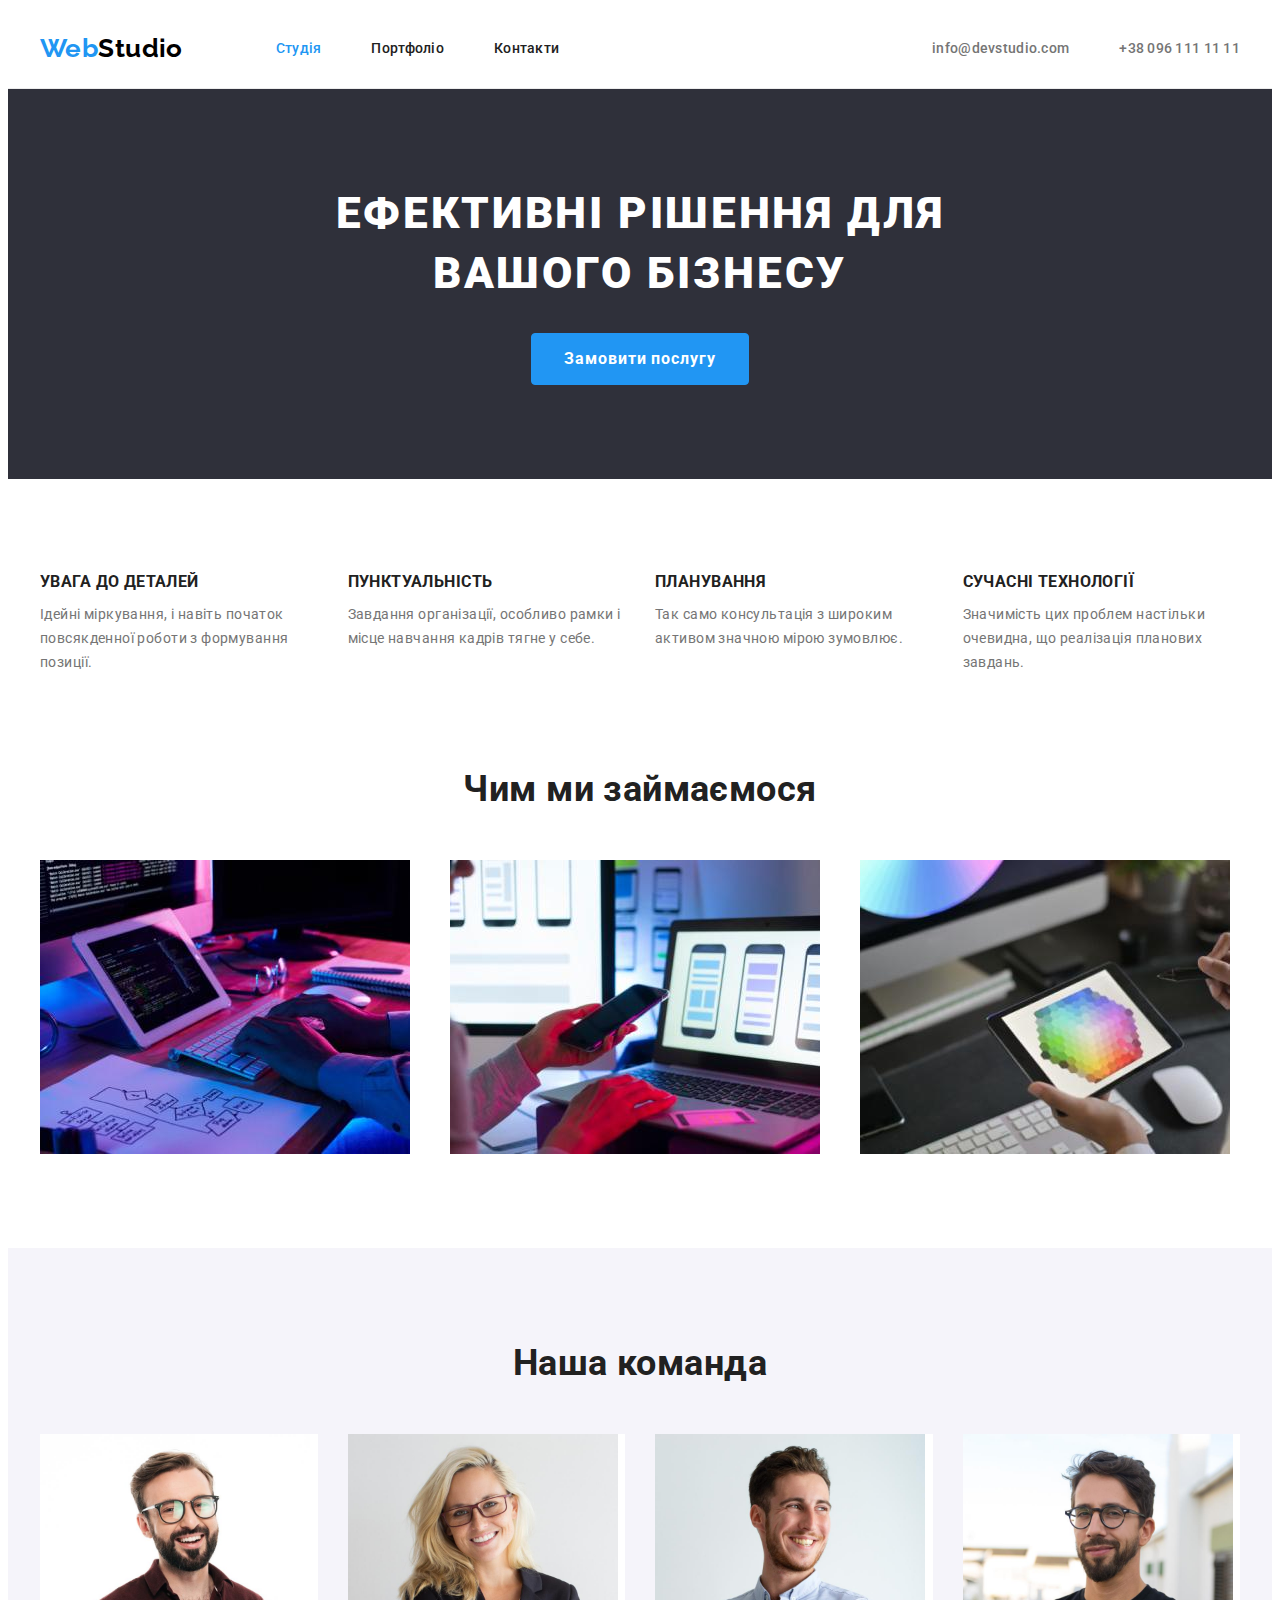
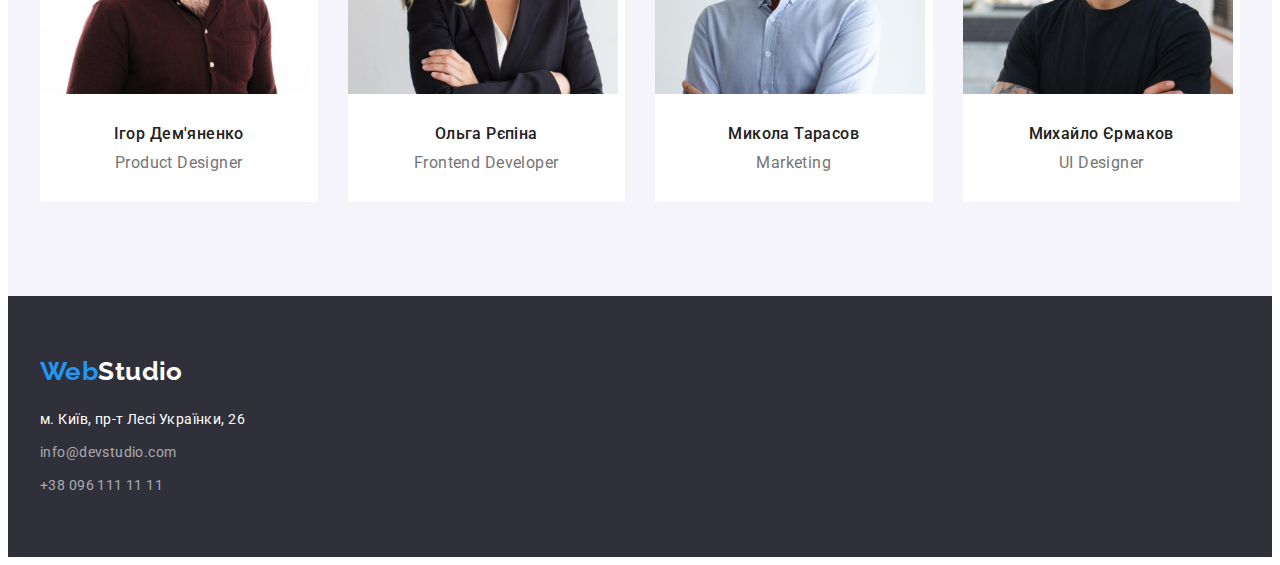
<file: index.html>
<!DOCTYPE html>
<html lang="uk">
  <head>
    <meta charset="UTF-8" />
    <meta http-equiv="X-UA-Compatible" content="IE=edge" />
    <meta name="viewport" content="width=device-width, initial-scale=1.0" />
    <meta name="description" content="WebStudio - студія веб-розробки." />
    <title>WebStudio</title>
    <link rel="preconnect" href="https://fonts.googleapis.com" />
    <link rel="preconnect" href="https://fonts.gstatic.com" crossorigin />
    <link
      href="https://fonts.googleapis.com/css2?family=Raleway:wght@700&family=Roboto:wght@400;500;700;900&display=swap"
      rel="stylesheet"
    />
    <link
      rel="stylesheet"
      href="https://cdnjs.cloudflare.com/ajax/libs/modern-normalize/1.1.0/modern-normalize.min.css"
      integrity="sha512-wpPYUAdjBVSE4KJnH1VR1HeZfpl1ub8YT/NKx4PuQ5NmX2tKuGu6U/JRp5y+Y8XG2tV+wKQpNHVUX03MfMFn9Q=="
      crossorigin="anonymous"
      referrerpolicy="no-referrer"
    />
    <link rel="stylesheet" href="./css/styles.css" />
  </head>

  <body>
    <header class="header">
      <div class="container main-header">
        <a href="./index.html" lang="en" class="header-logo logo link"
          ><span class="logo-text">Web</span>Studio</a
        >
        <nav class="header-nav">
          <ul class="header-list list">
            <li class="header-item">
              <a href="./index.html" class="header-link link active">Студія</a>
            </li>
            <li class="header-item">
              <a href="./portfolio.html" class="header-link link">Портфоліо</a>
            </li>
            <li class="header-item">
              <a href="" class="header-link link">Контакти</a>
            </li>
          </ul>
        </nav>
        <ul class="header-contacts list link">
          <li class="header-items">
            <a href="mailto:info@devstudio.com" class="header-contact link"
              >info@devstudio.com</a
            >
          </li>
          <li class="header-items">
            <a href="tel:+380961111111" class="header-contact link"
              >+38 096 111 11 11</a
            >
          </li>
        </ul>
      </div>
    </header>

    <main>
      <section class="hero section">
        <div class="container">
          <h1 class="hero-title centered">Ефективні рішення для вашого бізнесу</h1>
          <button type="button" class="hero-btn">Замовити послугу</button>
        </div>
      </section>

      <section class="benefits section">
        <div class="container">
          <h2 class="visually-hidden title">Переваги</h2>
          <ul class="benefits-list list">
            <li class="benefits-items">
              <h3 class="benefits-subtitle subtitle">УВАГА ДО ДЕТАЛЕЙ</h3>
              <p class="benefits-text">
                Ідейні міркування, і навіть початок повсякденної роботи з
                формування позиції.
              </p>
            </li>
            <li class="benefits-items">
              <h3 class="benefits-subtitle subtitle">ПУНКТУАЛЬНІСТЬ</h3>
              <p class="benefits-text">
                Завдання організації, особливо рамки і місце навчання кадрів
                тягне у себе.
              </p>
            </li>
            <li class="benefits-items">
              <h3 class="benefits-subtitle subtitle">ПЛАНУВАННЯ</h3>
              <p class="benefits-text">
                Так само консультація з широким активом значною мірою зумовлює.
              </p>
            </li>
            <li class="benefits-items">
              <h3 class="benefits-subtitle subtitle">СУЧАСНІ ТЕХНОЛОГІЇ</h3>
              <p class="benefits-text">
                Значимість цих проблем настільки очевидна, що реалізація
                планових завдань.
              </p>
            </li>
          </ul>
        </div>
      </section>

      <section class="products section">
        <div class="container">
          <h2 class="products-title title centered">Чим ми займаємося</h2>
          <ul class="products-list list">
            <li class="products-items">
              <img
                src="./images/computer.jpg"
                alt="Розробка комп'ютерних застосунків"
                width="370"
              />
            </li>
            <li class="products-items">
              <img
                src="./images/phone.jpg"
                alt="Розробка мобільних застосунків"
                width="370"
              />
            </li>
            <li class="products-items">
              <img
                src="./images/tablet.jpg"
                alt="Розробка застосунків для планшетів"
                width="370"
              />
            </li>
          </ul>
        </div>
      </section>

      <section class="team section">
        <div class="container">
        <h2 class="team-title title centered">Наша команда</h2>
        <ul class="team-list list">
          <li class="team-items">
            <img
              src="./images/first-person.jpg"
              alt="Ігор Дем'яненко - Product Designer"
              width="270"
            />
            <div class="team-text">
            <h3 class="team-caption">Ігор Дем'яненко</h3>
            <p lang="en" class="team-position">Product Designer</p>
            
          </li>
          <li class="team-items">
            <img
              src="./images/second-person.jpg"
              alt="Ольга Рєпіна - Frontend Developer"
              width="270"
            />
            <div class="team-text">
            <h3 class="team-caption">Ольга Рєпіна</h3>
            <p lang="en" class="team-position">Frontend Developer</p>
            </div>
          </li>
          <li class="team-items">
            <img
              src="./images/third-person.jpg"
              alt="Микола Тарасов - Marketing"
              width="270"
            />
            <div class="team-text">
            <h3 class="team-caption">Микола Тарасов</h3>
            <p lang="en" class="team-position">Marketing</p>
            </div>
          </li>
          <li class="team-items">
            <img
              src="./images/fourth-person.jpg"
              alt="Михайло Єрмаков - UI Designer"
              width="270"
            />
            <div class="team-text">
            <h3 class="team-caption">Михайло Єрмаков</h3>
            <p lang="en" class="team-position">UI Designer</p>
            </div>
          </li>
        </ul>
      </section>
      </div>
    </main>

    <footer class="footer">
      <div class="container">
      <a href="./index.html" lang="en" class="footer-logo logo link"
        ><span class="logo-text">Web</span>Studio</a
      >
      <address class="footer-address">
        <ul class="footer-list list">
          <li class="footer-items">
            <a
              href="https://goo.gl/maps/g8eGBgNmYN1xbA3Z9"
              target="_blank"
              rel="noopener noreferrer noopener"
              class="footer-links link footer-address"
            >
              м. Київ, пр-т Лесі Українки, 26</a
            >
          </li>
          <li class="footer-items">
            <a href="mailto:info@devstudio.com" class="footer-links link"
              >info@devstudio.com</a
            >
          </li>
          <li class="footer-items">
            <a href="tel:+380961111111" class="footer-links link"
              >+38 096 111 11 11</a
            >
          </li>
        </ul>
      </address>
      </div>
    </footer>
  </body>
</html>
</file>
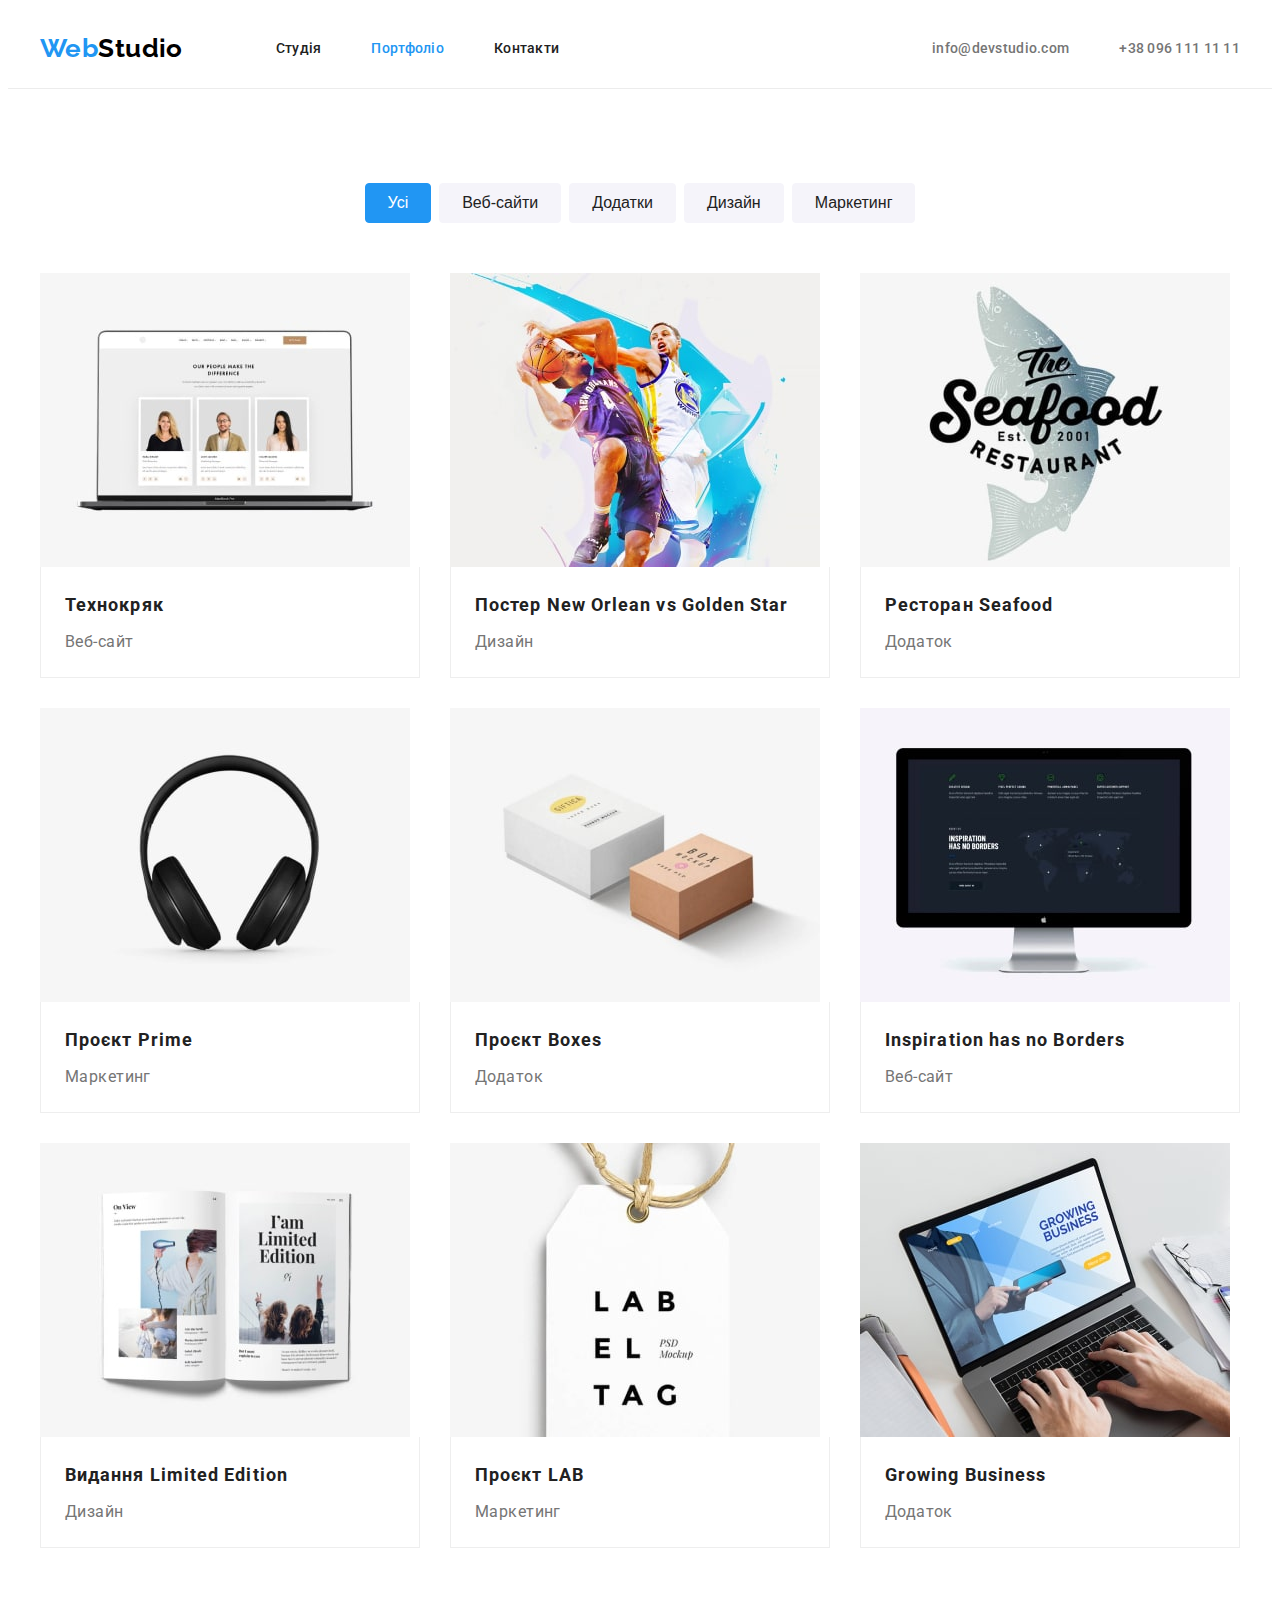
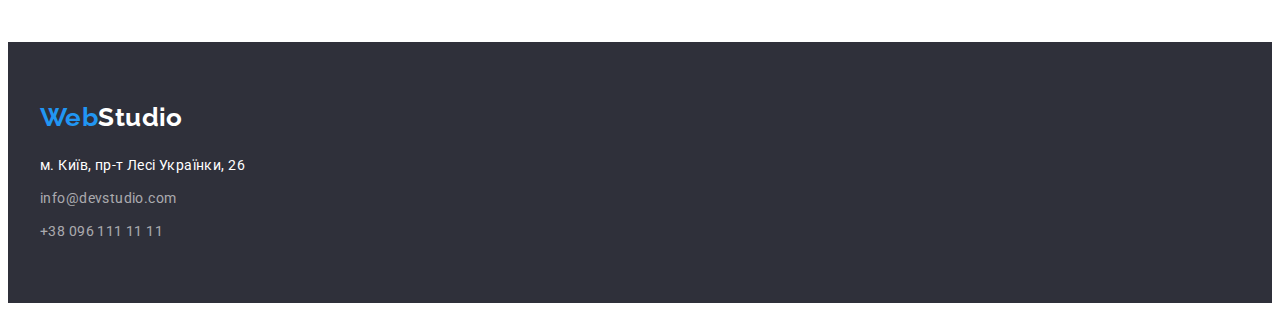
<file: portfolio.html>
<!DOCTYPE html>
<html lang="en">
  <head>
    <meta charset="UTF-8" />
    <meta http-equiv="X-UA-Compatible" content="IE=edge" />
    <meta name="viewport" content="width=device-width, initial-scale=1.0" />
    <meta
      name="description"
      content="Портфоліо робіт студії веб-розробки WebStudio."
    />
    <title>Portfolio</title>
    <link rel="preconnect" href="https://fonts.googleapis.com" />
    <link rel="preconnect" href="https://fonts.gstatic.com" crossorigin />
    <link
      href="https://fonts.googleapis.com/css2?family=Raleway:wght@700&family=Roboto:wght@400;500;700;900&display=swap"
      rel="stylesheet"
    />
    <link
      rel="stylesheet"
      href="https://cdnjs.cloudflare.com/ajax/libs/modern-normalize/1.1.0/modern-normalize.min.css"
      integrity="sha512-wpPYUAdjBVSE4KJnH1VR1HeZfpl1ub8YT/NKx4PuQ5NmX2tKuGu6U/JRp5y+Y8XG2tV+wKQpNHVUX03MfMFn9Q=="
      crossorigin="anonymous"
      referrerpolicy="no-referrer"
    />
    <link rel="stylesheet" href="./css/styles.css" />
  </head>
  <body>
    <header class="header">
      <div class="container main-header">
        <a href="./index.html" lang="en" class="header-logo logo link"
          ><span class="logo-text">Web</span>Studio</a
        >
        <nav class="header-nav">
          <ul class="header-list list">
            <li class="header-item">
              <a href="./index.html" class="header-link link">Студія</a>
            </li>
            <li class="header-item">
              <a href="./portfolio.html" class="header-link link active"
                >Портфоліо</a
              >
            </li>
            <li class="header-item">
              <a href="" class="header-link link">Контакти</a>
            </li>
          </ul>
        </nav>
        <ul class="header-contacts list link">
          <li class="header-items">
            <a href="mailto:info@devstudio.com" class="header-contact link"
              >info@devstudio.com</a
            >
          </li>
          <li class="header-items">
            <a href="tel:+380961111111" class="header-contact link"
              >+38 096 111 11 11</a
            >
          </li>
        </ul>
      </div>
    </header>

    <main>
      <section class="works section">
        <div class="container">
          <h1 class="visually-hidden">Наші роботи</h1>
          <ul class="works-buttons list">
            <li class="works-button">
              <button type="button" class="works-btn current">Усі</button>
            </li>
            <li class="works-button">
              <button type="button" class="works-btn">Веб-сайти</button>
            </li>
            <li class="works-button">
              <button type="button" class="works-btn">Додатки</button>
            </li>
            <li class="works-button">
              <button type="button" class="works-btn">Дизайн</button>
            </li>
            <li class="works-button">
              <button type="button" class="works-btn">Маркетинг</button>
            </li>
          </ul>
          <ul class="works-list list">
            <li class="works-items">
              <a href="" class="works-links link">
                <img
                  src="./images/img_1.jpg"
                  alt="Приклад роботи веб-сайту"
                  width="370"
                  height="294"
                />
                <div class="works-text">
                  <h2 class="works-title">Технокряк</h2>
                  <p class="works-caption">Веб-сайт</p>
                </div>
              </a>
            </li>
            <li class="works-items">
              <a href="" class="works-links link">
                <img
                  src="./images/img_2.jpg"
                  alt="Приклад роботи дизайну"
                  width="370"
                />
                <div class="works-text">
                  <h2 class="works-title">Постер New Orlean vs Golden Star</h2>
                  <p class="works-caption">Дизайн</p>
                </div>
              </a>
            </li>
            <li class="works-items">
              <a href="" class="works-links link">
                <img
                  src="./images/img_3.jpg"
                  alt="Приклад роботи додатку"
                  width="370"
                  class="works-img"
                />
                <div class="works-text">
                  <h2 class="works-title">Ресторан Seafood</h2>
                  <p class="works-caption">Додаток</p>
                </div>
              </a>
            </li>
            <li class="works-items">
              <a href="" class="works-links link">
                <img
                  src="./images/img_4.jpg"
                  alt="Приклад роботи маркетингу"
                  width="370"
                  class="works-img"
                />
                <div class="works-text">
                  <h2 class="works-title">Проєкт Prime</h2>
                  <p class="works-caption">Маркетинг</p>
                </div>
              </a>
            </li>
            <li class="works-items">
              <a href="" class="works-links link">
                <img
                  src="./images/img_5.jpg"
                  alt="Приклад роботи додатку"
                  width="370"
                  class="works-img"
                />
                <div class="works-text">
                  <h2 class="works-title">Проєкт Boxes</h2>
                  <p class="works-caption">Додаток</p>
                </div>
              </a>
            </li>
            <li class="works-items">
              <a href="" class="works-links link">
                <img
                  src="./images/img_6.jpg"
                  alt="Приклад роботи веб-сайту"
                  width="370"
                  class="works-img"
                />
                <div class="works-text">
                  <h2 class="works-title">Inspiration has no Borders</h2>
                  <p class="works-caption">Веб-сайт</p>
                </div>
              </a>
            </li>
            <li class="works-items">
              <a href="" class="works-links link">
                <img
                  src="./images/img_7.jpg"
                  alt="Приклад роботи дизайну"
                  width="370"
                  class="works-img"
                />
                <div class="works-text">
                  <h2 class="works-title">Видання Limited Edition</h2>
                  <p class="works-caption">Дизайн</p>
                </div>
              </a>
            </li>
            <li class="works-items">
              <a href="" class="works-links link">
                <img
                  src="./images/img_8.jpg"
                  alt="Приклад роботи маркетингу"
                  width="370"
                  class="works-img"
                />
                <div class="works-text">
                  <h2 class="works-title">Проєкт LAB</h2>
                  <p class="works-caption">Маркетинг</p>
                </div>
              </a>
            </li>
            <li class="works-items">
              <a href="" class="works-links link">
                <img
                  src="./images/img_9.jpg"
                  alt="Приклад роботи додатку"
                  width="370"
                  class="works-img"
                />
                <div class="works-text">
                  <h2 class="works-title">Growing Business</h2>
                  <p class="works-caption">Додаток</p>
                </div>
              </a>
            </li>
          </ul>
        </div>
      </section>
    </main>
    <footer class="footer">
      <div class="container">
        <a href="./index.html" lang="en" class="footer-logo logo link"
          ><span class="logo-text">Web</span>Studio</a
        >
        <address class="footer-address">
          <ul class="footer-list list">
            <li class="footer-items">
              <a
                href="https://goo.gl/maps/g8eGBgNmYN1xbA3Z9"
                target="_blank"
                rel="noopener noreferrer noopener"
                class="footer-links link footer-address"
              >
                м. Київ, пр-т Лесі Українки, 26</a
              >
            </li>
            <li class="footer-items">
              <a href="mailto:info@devstudio.com" class="footer-links link"
                >info@devstudio.com</a
              >
            </li>
            <li class="footer-items">
              <a href="tel:+380961111111" class="footer-links link"
                >+38 096 111 11 11</a
              >
            </li>
          </ul>
        </address>
      </div>
    </footer>
  </body>
</html>
</file>
<file: css/styles.css>
:root {
  --primary-heading-color: #212121;
  --secondary-heading-color: #ffffff;
  --first-link-color: #212121;
  --second-link-color: #757575;
  --third-link-color: #ffffff;
  --main-text-color: #757575;
  --btn-text-color: #ffffff;
  --btn-background-color: #f5f4fa;
  --btn-background-hover: #188ce8;
  --accent-color: #2196f3;
  --dark-background-color: #2f303a;
  --light-background-color: #ffffff;
  --cinereous-background-color: #f5f4fa;
  --first-logo-color: #000000;
  --second-logo-color: #ffffff;
}

h1,
h2,
h3,
h4,
h5,
h6,
p {
  margin: 0px;
}

ul {
  margin: 0px;
  padding-left: 0px;
}

button {
  cursor: pointer;
  border: 1px solid transparent;
}

body {
  font-family: "Roboto", sans-serif;
  font-size: 14px;
  color: var(--main-text-color);
  background-color: var(--light-background-color);
  letter-spacing: 0.03em;
}

img {
  display: block;
  max-width: 100%;
  height: auto;
}

.container {
  width: 1200px;
  padding: 0px 15px;
  margin: 0 auto;
}

.section {
  padding: 94px 0px;
}

.link {
  text-decoration: none;
}

.list {
  list-style: none;
}

.title {
  font-size: 36px;
  line-height: calc(42 / 36);
  color: var(--primary-heading-color);
}

.centered {
  text-align: center;
}

.logo {
  font-family: "Raleway", sans-serif;
  font-weight: 700;
  font-size: 26px;
  line-height: calc(31 / 26);
}

.visually-hidden {
  position: absolute;
  width: 1px;
  height: 1px;
  margin: -1px;
  border: 0;
  padding: 0;
  white-space: nowrap;
  overflow: hidden;
}

/* -----------HEADER----------- */

.header {
  border-bottom: 1px solid #ececec;
}

.main-header {
  display: flex;
  align-items: center;
}

.header-logo {
  display: block;
  padding: 24px 0px;
  color: var(--first-logo-color);
}

.logo-text {
  color: var(--accent-color);
}

.header-list {
  display: flex;
  margin-left: 93px;
}

.header-list .header-item + .header-item {
  margin-left: 50px;
}

.header-list .header-link {
  display: block;
  padding-top: 32px;
  padding-bottom: 32px;
}

.header-link,
.header-contact {
  font-weight: 500;
  line-height: calc(16 / 14);
  letter-spacing: 0.02em;
  color: var(--first-link-color);
}
.header-link:hover,
.header-link:focus,
.active {
  color: var(--accent-color);
}

.header-contacts {
  display: flex;
  margin-left: auto;
}

.header-contacts .header-items + .header-items {
  margin-left: 50px;
}

.header-contact {
  color: var(--second-link-color);
}

.header-contact:hover,
.header-contact:focus {
  color: var(--accent-color);
}

/* -----------HERO----------- */
.hero {
  background-color: var(--dark-background-color);
}

.hero-title {
  margin: 0px auto 30px;

  max-width: 696px;
  font-weight: 900;
  font-size: 44px;
  line-height: calc(60 / 44);
  letter-spacing: 0.06em;
  text-transform: uppercase;
  color: var(--secondary-heading-color);
}

.hero-btn {
  display: block;
  margin: 0 auto;
  padding: 10px 32px;

  font-family: inherit;
  font-weight: 700;
  font-size: 16px;
  line-height: calc(30 / 16);
  letter-spacing: 0.06em;
  color: var(--btn-text-color);
  background-color: var(--accent-color);
  border-radius: 4px;
  border-color: var(--accent-color);
  cursor: pointer;
}

.hero-btn:hover,
.hero-btn:focus {
  background-color: var(--btn-background-hover);
  border-color: var(--btn-background-hover);
}

/* -----------BENEFITS----------- */
.benefits .benefits-list {
  display: flex;
}

.benefits-items {
  flex-basis: calc((100% - 90px) / 4);
}

.benefits-list .benefits-items + .benefits-items {
  margin-left: 30px;
}

.benefits-subtitle {
  margin-bottom: 10px;

  line-height: calc(16 / 14);
  text-transform: uppercase;
  color: var(--primary-heading-color);
}

.benefits-text {
  line-height: calc(24 / 14);
}

/* -----------PRODUCTS----------- */
.products {
  padding-top: 0;
}

.products-title {
  margin-bottom: 50px;
  color: var(--primary-heading-color);
}

.products-list {
  display: flex;
}

.products-items {
  flex-basis: calc((100% - 60px) / 3);
}

.products-list .products-items + .products-items {
  margin-left: 30px;
}

/* -----------TEAM----------- */
.team {
  background-color: var(--cinereous-background-color);
}

.team-title {
  margin-bottom: 50px;
}

.team-list {
  display: flex;
}

.team-items {
  flex-basis: calc((100% - 90px) / 4);
  background: var(--light-background-color);
}

.team-list .team-items + .team-items {
  margin-left: 30px;
}

.team-text {
  padding: 30px 61px;
}

.team-caption,
.team-position {
  font-size: 16px;
  line-height: calc(19 / 16);
  text-align: center;
}

.team-caption {
  margin-bottom: 10px;

  font-weight: 500;
  color: var(--primary-heading-color);
}

/* -----------FOOTER----------- */

.footer {
  padding-top: 60px;
  padding-bottom: 60px;
  background-color: var(--dark-background-color);
}

.footer-logo {
  display: block;
  margin-bottom: 20px;

  color: var(--second-logo-color);
}

.footer-items:not(:last-child) {
  margin-bottom: 9px;
}

.footer-links {
  font-style: normal;
  line-height: calc(24 / 14);
  color: rgba(255, 255, 255, 0.6);
}

.footer-links:hover,
.footer-links:focus {
  color: var(--accent-color);
}

.footer-address {
  color: var(--third-link-color);
}

/* -----------WORKS----------- */

.works-buttons {
  display: flex;
  justify-content: center;
  margin-bottom: 50px;
}

.works-buttons .works-button + .works-button {
  margin-left: 8px;
}

.works-btn {
  padding: 6px 22px;

  font-weight: 500;
  font-size: 16px;
  line-height: calc(26 / 16);
  color: #212121;
  background-color: var(--btn-background-color);
  border-radius: 4px;
  border-color: var(--btn-background-color);
  cursor: pointer;
}

.works-btn:hover,
.works-btn:focus,
.current {
  color: var(--btn-text-color);
  background-color: var(--accent-color);
  border-color: var(--accent-color);
}

.works-list {
  display: flex;
  flex-wrap: wrap;

  margin-left: -30px;
  margin-top: -30px;
}

.works-items {
  flex-basis: calc(100% / 3 - 30px);
  margin-left: 30px;
  margin-top: 30px;
  border-bottom: 1px;
  border-color: #eeeeee;
}

.works-link {
  display: block;
}

.works-img {
  display: block;
}

.works-text {
  padding: 20px 24px;
  border-right: 1px solid #eeeeee;
  border-bottom: 1px solid #eeeeee;
  border-left: 1px solid #eeeeee;
}

.works-title {
  margin-bottom: 4px;

  font-size: 18px;
  line-height: calc(36 / 18);
  letter-spacing: 0.06em;
  color: var(--primary-heading-color);
}
.works-caption {
  font-size: 16px;
  line-height: calc(30 / 16);
  color: var(--main-text-color);
}

/* ----------- ----------- */
</file>
